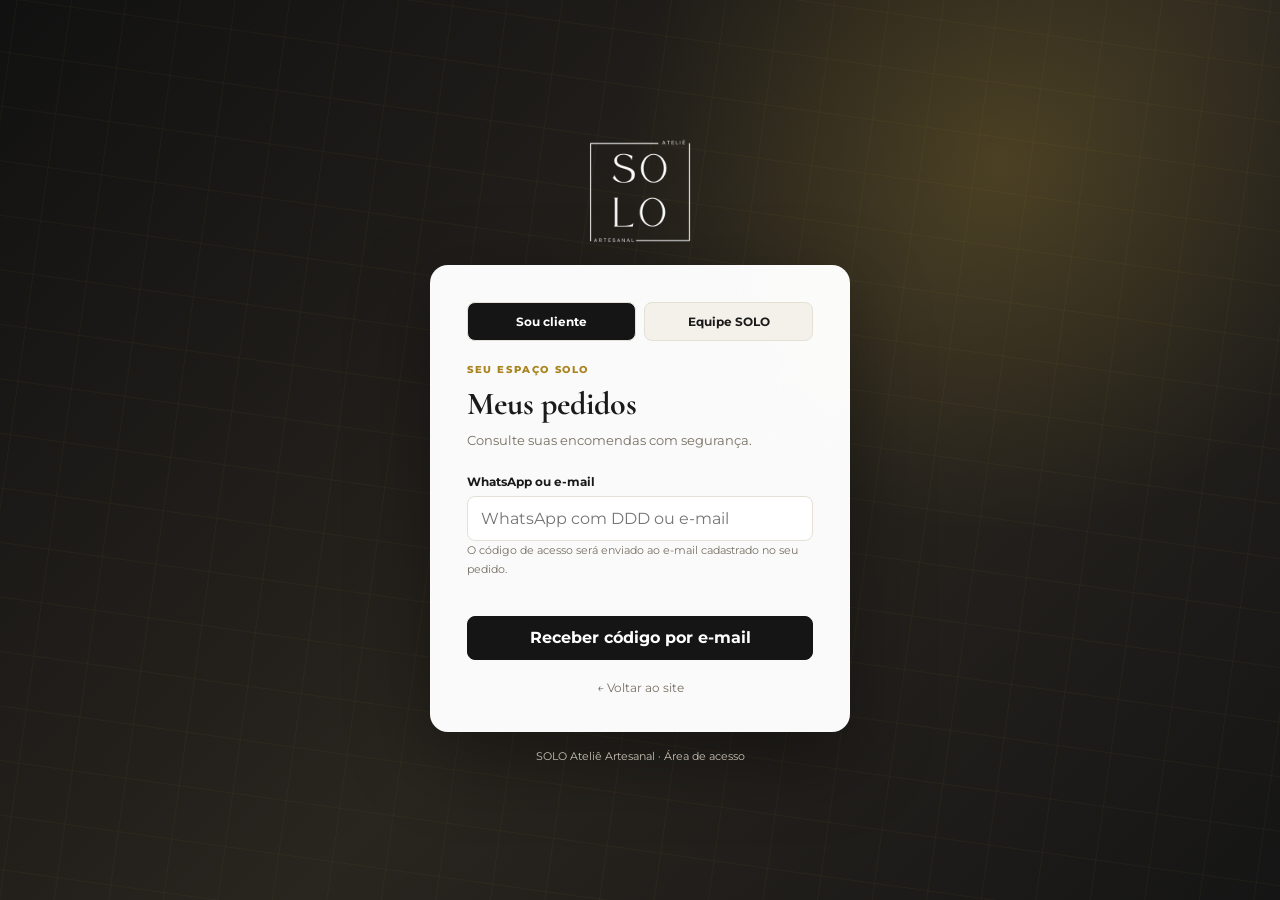
<file: login.html>
<!doctype html>
<html lang="pt-BR">
<head>
  <meta charset="utf-8">
  <meta name="viewport" content="width=device-width,initial-scale=1">
  <meta name="theme-color" content="#151515">
  <title>Acesso — SOLO</title>
  <link rel="icon" href="icofont.png">
  <link rel="preconnect" href="https://fonts.googleapis.com">
  <link href="https://fonts.googleapis.com/css2?family=Cormorant+Garamond:wght@600;700&family=Montserrat:wght@400;500;600;700&display=swap" rel="stylesheet">
  <link rel="stylesheet" href="assets/admin.css?v=20261119-orders">
  <script src="assets/config.js"></script>
  <script src="assets/loading.js" defer></script>
  <script src="assets/login.js?v=20261119-orders" defer></script>
  <script src="assets/customer-login.js?v=20261119-orders" defer></script>
</head>
<body>
  <main class="login-shell">
    <a class="login-brand" href="index.html"><img src="1.png" alt="SOLO Ateliê Artesanal"></a>
    <section class="login-card">
      <div class="login-modes" role="tablist" aria-label="Tipo de acesso"><button type="button" role="tab" id="mode-customer" aria-selected="true">Sou cliente</button><button type="button" role="tab" id="mode-team" aria-selected="false">Equipe SOLO</button></div>
      <p class="eyebrow">Seu espaço SOLO</p>
      <h1 id="login-title">Meus pedidos</h1>
      <p class="muted" id="login-description">Consulte suas encomendas com segurança.</p>
      <form id="customer-login-form">
        <label for="customer-identifier">WhatsApp ou e-mail</label><input id="customer-identifier" name="identifier" autocomplete="username" maxlength="254" placeholder="WhatsApp com DDD ou e-mail" required>
        <small class="helper">O código de acesso será enviado ao e-mail cadastrado no seu pedido.</small>
        <p class="notice" id="customer-notice" role="status"></p>
        <button class="button" id="customer-request" type="submit">Receber código por e-mail</button>
        <div id="customer-code-area" hidden><label for="customer-code">Código de 6 números</label><input id="customer-code" inputmode="numeric" autocomplete="one-time-code" pattern="[0-9]{6}" maxlength="6"><button class="button" id="customer-verify" type="button">Acessar meus pedidos</button><button id="customer-change" type="button">Alterar WhatsApp ou e-mail</button></div>
      </form>
      <form id="login-form" hidden>
        <label for="email">E-mail</label>
        <input id="email" name="email" type="email" autocomplete="username" required>
        <label for="password">Senha</label>
        <div class="password-field">
          <input id="password" name="password" type="password" autocomplete="current-password" required>
          <button class="password-toggle" type="button" data-password-toggle aria-label="Mostrar senha">◉</button>
        </div>
        <p class="notice" id="notice" role="status" aria-live="polite"></p>
        <button class="button" type="submit"><span>Entrar</span><span class="spinner" aria-hidden="true"></span></button>
      </form>
      <a class="back-link" href="index.html">← Voltar ao site</a>
    </section>
    <p class="login-foot">SOLO Ateliê Artesanal · Área de acesso</p>
  </main>
</body>
</html>
</file>
<file: assets/admin.css>
:root {
  --ink: #1a1a1a;
  --muted: #777064;
  --gold: #d4af37;
  --gold-dark: #a9841f;
  --paper: #f8f6f1;
  --line: #e5e0d6;
  --navy: #151515;
  --danger: #b42318;
  --success: #24714e;
}

* { box-sizing: border-box; }
body { margin: 0; min-height: 100vh; background: var(--paper); color: var(--ink); font-family: Montserrat, Arial, sans-serif; }
button, input, select, textarea { font: inherit; }
button { cursor: pointer; }
button:disabled { cursor: wait; opacity: .65; }
img { max-width: 100%; }
.solo-loading { position: fixed; inset: 0; z-index: 5000; display: grid; place-items: center; padding: 20px; background: rgba(0,0,0,.82); backdrop-filter: blur(5px); }
.solo-loading[hidden] { display: none; }
.solo-loading-card { width: min(430px, calc(100vw - 32px)); padding: 28px; border: 1px solid rgba(212,175,55,.45); border-radius: 16px; background: #111; color: white; text-align: center; box-shadow: 0 26px 90px rgba(0,0,0,.65); }
.solo-loading-kicker { margin: 0 0 8px; color: var(--gold); font-size: 10px; font-weight: 800; letter-spacing: .2em; }
.solo-loading-card h2 { margin: 0; font-size: 20px; }
.solo-loading-percent { margin: 20px 0 8px; color: var(--gold); font-size: 28px; font-weight: 800; }
.solo-loading-track { height: 7px; overflow: hidden; border-radius: 999px; background: #312b20; }
.solo-loading-track span { display: block; width: 0; height: 100%; border-radius: inherit; background: linear-gradient(90deg, #a9841f, #e2c45f, #d4af37); transition: width .16s ease; }
.solo-loading-wait { margin: 12px 0 0; color: #aaa199; font-size: 11px; }

.login-shell {
  position: relative;
  min-height: 100vh;
  display: grid;
  place-content: center;
  overflow: hidden;
  padding: 32px 20px;
  background:
    radial-gradient(circle at 78% 18%, rgba(212,175,55,.2), transparent 30%),
    linear-gradient(135deg, #111, #29251f 55%, #151515);
}
.login-shell::before {
  content: "";
  position: absolute;
  inset: -20%;
  opacity: .14;
  background-image: linear-gradient(rgba(212,175,55,.35) 1px, transparent 1px), linear-gradient(90deg, rgba(212,175,55,.35) 1px, transparent 1px);
  background-size: 54px 54px;
  transform: rotate(8deg);
}
.login-brand, .login-card, .login-foot { position: relative; z-index: 1; }
.login-brand { display: block; width: 110px; margin: 0 auto 18px; text-align: center; background: transparent; }
.login-brand img { display: block; width: 100%; height: auto; background: transparent; filter: brightness(0) invert(1); }
.login-card { width: min(420px, calc(100vw - 32px)); padding: 36px; border: 1px solid rgba(255,255,255,.18); border-radius: 18px; background: rgba(255,255,255,.98); box-shadow: 0 26px 80px rgba(0,0,0,.38); }
.eyebrow { margin: 0 0 10px; color: var(--gold-dark); font-size: 10px; font-weight: 800; letter-spacing: .16em; text-transform: uppercase; }
.login-card h1 { margin: 0; font: 700 32px/1.1 "Cormorant Garamond", Georgia, serif; }
.muted { margin: 8px 0 24px; color: var(--muted); font-size: 13px; line-height: 1.6; }
.login-card label, .field label { display: block; margin: 16px 0 7px; font-size: 12px; font-weight: 700; }
input, select, textarea { width: 100%; border: 1px solid var(--line); border-radius: 8px; outline: none; background: #fff; color: var(--ink); padding: 12px 13px; }
input:focus, select:focus, textarea:focus { border-color: var(--gold); box-shadow: 0 0 0 3px rgba(212,175,55,.14); }
.password-field { position: relative; }
.password-field input { padding-right: 54px; }
.password-toggle { position: absolute; right: 7px; top: 50%; transform: translateY(-50%); border: 0; border-radius: 6px; background: transparent; color: var(--muted); padding: 8px; }
.notice { min-height: 18px; margin: 10px 0 4px; color: var(--danger); font-size: 12px; }
.button { display: inline-flex; min-height: 44px; align-items: center; justify-content: center; gap: 9px; border: 1px solid var(--navy); border-radius: 8px; background: var(--navy); color: white; padding: 10px 17px; font-weight: 700; text-decoration: none; transition: .18s; }
.button:hover { border-color: var(--gold-dark); background: var(--gold-dark); }
.button-secondary { border-color: var(--line); background: #f2efe8; color: var(--ink); }
.login-card .button { width: 100%; margin-top: 5px; }
.back-link { display: block; margin-top: 20px; color: var(--muted); font-size: 12px; text-align: center; text-decoration: none; }
.login-foot { margin: 17px 0 0; color: #c8c0b5; font-size: 11px; text-align: center; }
.spinner { display: none; width: 15px; height: 15px; border: 2px solid rgba(255,255,255,.45); border-top-color: white; border-radius: 50%; animation: spin .7s linear infinite; }
.is-loading .spinner { display: inline-block; }
@keyframes spin { to { transform: rotate(360deg); } }

.panel-body { display: block; min-height: 100vh; position: relative; }
.sidebar {
  position: fixed;
  inset: 0 auto 0 -280px;
  z-index: 30;
  width: 260px;
  display: flex;
  flex-direction: column;
  padding: 18px 17px 20px;
  background: var(--navy);
  color: white;
  transition: left .24s cubic-bezier(0.16, 1, 0.3, 1), box-shadow .24s ease;
  box-shadow: none;
  overflow-y: auto;
}
.sidebar.open {
  left: 0;
  box-shadow: 12px 0 45px rgba(0, 0, 0, .45);
}
.sidebar-close {
  align-self: flex-end;
  border: 1px solid rgba(255, 255, 255, .25);
  background: transparent;
  color: white;
  border-radius: 7px;
  width: 32px;
  height: 32px;
  font-size: 22px;
  cursor: pointer;
  margin-bottom: 4px;
  display: flex;
  align-items: center;
  justify-content: center;
  line-height: 1;
  transition: border-color .15s, background-color .15s, color .15s;
}
.sidebar-close:hover {
  background: rgba(255, 255, 255, .12);
  border-color: var(--gold);
  color: var(--gold);
}
.sidebar-backdrop {
  position: fixed;
  inset: 0;
  background: rgba(15, 15, 15, .65);
  backdrop-filter: blur(2px);
  border: 0;
  z-index: 25;
  cursor: pointer;
}
.sidebar-backdrop[hidden] {
  display: none !important;
}
.sidebar-brand { display: block; width: 105px; margin: 0 auto 24px; background: transparent; }
.sidebar-brand img { display: block; width: 100%; height: auto; background: transparent; filter: brightness(0) invert(1); }
.side-label { margin: 0 0 12px; padding: 0 13px; color: #90877c; font-size: 9px; font-weight: 800; letter-spacing: .15em; }
.sidebar nav { display: grid; gap: 6px; }
.sidebar nav button, .side-bottom button { display: flex; align-items: center; gap: 12px; border: 0; border-radius: 8px; background: transparent; color: #cfc8bd; padding: 12px; text-align: left; }
.sidebar nav button:hover, .sidebar nav button.active { background: #2b2925; color: white; }
.sidebar nav button.active { box-shadow: inset 3px 0 var(--gold); }
.side-bottom { margin-top: auto; border-top: 1px solid rgba(255,255,255,.12); padding-top: 18px; }
.side-bottom small { display: block; margin-top: 8px; color: #90877c; font-size: 10px; }
.panel-main { min-width: 0; width: 100%; margin-left: 0; padding: 0 36px 50px; }
.topbar { display: flex; height: 105px; align-items: center; border-bottom: 1px solid var(--line); margin-bottom: 28px; gap: 16px; }
.topbar > div:first-of-type { margin-right: auto; }
.topbar h1 { margin: 0; font: 700 26px/1.1 "Cormorant Garamond", Georgia, serif; }
.topbar .eyebrow { color: var(--muted); margin-bottom: 5px; }
.user-menu, .account-trigger { display: flex; align-items: center; gap: 10px; }
.account-trigger { border: 0; background: transparent; text-align: left; color: var(--ink); }
.account-label b, .account-label small { display: block; max-width: 180px; overflow: hidden; text-overflow: ellipsis; white-space: nowrap; }
.account-label small { margin-top: 3px; color: var(--muted); font-size: 10px; }
.avatar { display: grid; width: 38px; height: 38px; place-items: center; overflow: hidden; flex: none; border-radius: 50%; background: #eee6d1; color: #7f641b; font-weight: 800; }
.avatar img { width: 100%; height: 100%; object-fit: cover; }
.logout { border: 1px solid var(--line); border-radius: 7px; background: white; color: var(--ink); padding: 9px 12px; }
.mobile-menu {
  display: inline-flex;
  align-items: center;
  justify-content: center;
  flex: none;
  background: white;
  border: 1px solid var(--line);
  border-radius: 8px;
  width: 42px;
  height: 42px;
  font-size: 21px;
  cursor: pointer;
  color: var(--ink);
  transition: border-color .15s, background-color .15s, transform .15s, color .15s;
}
.mobile-menu:hover {
  background: #fbfaf7;
  border-color: var(--gold-dark);
  color: var(--gold-dark);
}
.mobile-menu:active {
  transform: scale(.96);
}
body.menu-open {
  overflow: hidden;
}
.workspace-state { padding: 80px 20px; color: var(--muted); text-align: center; }
.welcome, .content-card, .stat { border: 1px solid var(--line); border-radius: 12px; background: white; }
.welcome { display: flex; align-items: center; gap: 16px; margin-bottom: 20px; padding: 26px; background: linear-gradient(115deg, #171717, #3a3327); color: white; }
.welcome h2 { margin: 0 0 5px; font-size: 23px; }
.welcome p { margin: 0; color: #d8d0c2; font-size: 13px; }
.welcome .avatar { width: 62px; height: 62px; border: 2px solid rgba(255,255,255,.25); }
.stats { display: grid; grid-template-columns: repeat(3, minmax(0, 1fr)); gap: 14px; margin-bottom: 20px; }
.stat { padding: 19px; }
.stat span { color: var(--muted); font-size: 11px; }
.stat strong { display: block; margin-top: 12px; font-size: 28px; }
.content-card { margin-bottom: 18px; padding: 22px; }
.card-head { display: flex; align-items: center; justify-content: space-between; gap: 14px; margin-bottom: 18px; }
.card-head h2 { margin: 0; font-size: 18px; }
.card-head p { margin: 5px 0 0; color: var(--muted); font-size: 11px; }
.editor { display: grid; grid-template-columns: 1fr 1fr; gap: 0 16px; }
.field.full, .form-actions { grid-column: 1/-1; }
.form-actions { display: flex; justify-content: flex-end; gap: 9px; border-top: 1px solid var(--line); margin-top: 20px; padding-top: 17px; }
.helper { color: var(--muted); font-size: 11px; }
.toolbar input { max-width: 270px; padding: 10px 12px; }
.data-table-wrap { overflow: auto; }
.data-table { width: 100%; min-width: 620px; border-collapse: collapse; }
.data-table th, .data-table td { border-bottom: 1px solid #eee9e1; padding: 12px; text-align: left; }
.data-table th { color: var(--muted); background: #fbfaf7; font-size: 10px; letter-spacing: .06em; text-transform: uppercase; }
.data-table td { font-size: 12px; }
.user-cell { display: inline-flex; align-items: center; gap: 9px; }
.badge { border-radius: 20px; background: #e8f5ee; color: var(--success); padding: 5px 8px; font-size: 10px; }
.badge.inactive { background: #fff0ef; color: var(--danger); }
.row-actions { display: flex; gap: 7px; }
.tiny-button { border: 1px solid var(--line); border-radius: 6px; background: white; color: var(--ink); padding: 6px 8px; font-size: 11px; }
.tiny-button.danger { color: var(--danger); }
.tiny-button.whatsapp { color: #128c7e; text-decoration: none; display: inline-flex; align-items: center; gap: 5px; font-weight: 500; border-color: #c2ebd5; }
.tiny-button.whatsapp svg { flex-shrink: 0; }
.tiny-button.whatsapp:hover { border-color: #25d366; background: #f2fbf6; color: #075e54; }
.whatsapp-cell-link { display: inline-flex; align-items: center; gap: 6px; color: var(--ink); text-decoration: none; font-weight: 500; }
.whatsapp-cell-link svg { color: #25d366; flex-shrink: 0; }
.whatsapp-cell-link:hover { color: #128c7e; text-decoration: underline; }
.tiny-button:disabled { color: #a7a09a; background: #f3f1ed; cursor: not-allowed; opacity: .7; }
.users-tabs { display: flex; gap: 5px; width: fit-content; max-width: 100%; margin-bottom: 12px; padding: 5px; border: 1px solid var(--line); border-radius: 10px; background: #ece8df; }
.users-tab { border: 0; border-radius: 7px; background: transparent; color: var(--muted); padding: 10px 16px; font-size: 12px; font-weight: 700; }
.users-tab.active { background: white; color: var(--ink); box-shadow: 0 2px 8px rgba(0,0,0,.08); }
.users-tab span { display: inline-grid; min-width: 20px; height: 20px; margin-left: 5px; place-items: center; border-radius: 50%; background: #eee6d1; color: #7f641b; font-size: 10px; }
.users-tab-panel[hidden] { display: none; }
.finance-summary { display: grid; grid-template-columns: repeat(3, minmax(0, 1fr)); gap: 12px; }
.finance-summary div { min-width: 0; padding: 8px 10px; border-right: 1px solid var(--line); }
.finance-summary div:last-child { border-right: 0; }
.finance-summary span, .table-subtext { display: block; color: var(--muted); font-size: 10px; }
.finance-summary strong { display: block; margin-top: 7px; font-size: 20px; }
.finance-table td { vertical-align: middle; }
.finance-pending { background: #fff4d8; color: #916b0f; }
.finance-tabs { overflow-x: auto; }
.finance-subtabs { margin-top: 4px; }
.finance-period, .toolbar.finance-filters { display: flex; align-items: end; gap: 10px; flex-wrap: wrap; }
.finance-period { justify-content: flex-end; margin-bottom: 14px; }
.finance-period label { min-width: 150px; color: var(--muted); font-size: 11px; font-weight: 700; }
.finance-period select { margin-top: 6px; }
.finance-filters input, .finance-filters select { width: auto; min-width: 120px; max-width: 220px; padding: 10px 12px; }
.finance-stats { grid-template-columns: repeat(3, minmax(0, 1fr)); }
.finance-stats .negative-value, .negative { color: var(--danger); }
.finance-chart-card { overflow: hidden; }
.finance-bars { display: grid; gap: 18px; }
.finance-bar-item { display: grid; gap: 7px; }
.finance-bar-label { display: flex; justify-content: space-between; gap: 16px; font-size: 12px; }
.finance-bar-track { height: 24px; overflow: hidden; border-radius: 999px; background: #f0ece4; }
.finance-bar { display: block; height: 100%; min-width: 0; border-radius: inherit; transition: width .3s ease; }
.finance-bar.received { background: linear-gradient(90deg, #24714e, #43a87b); }
.finance-bar.pending { background: linear-gradient(90deg, #d4af37, #e7ca70); }
.finance-bar.paid { background: linear-gradient(90deg, #8d6e63, #b68b77); }
.finance-bar.overdue { background: linear-gradient(90deg, #b42318, #d86961); }
.category-chart { display: grid; gap: 12px; }
.category-chart > div { display: grid; grid-template-columns: minmax(110px, .7fr) 2fr minmax(95px, auto); align-items: center; gap: 12px; font-size: 11px; }
.category-chart i { display: block; height: 10px; overflow: hidden; border-radius: 999px; background: #eeeae2; }
.category-chart i b { display: block; height: 100%; border-radius: inherit; background: var(--success); }
.category-chart i b.negative { background: var(--danger); }
.category-chart strong { text-align: right; }
.empty { padding: 30px; color: var(--muted); text-align: center; }
.toast { position: fixed; z-index: 20; right: 22px; bottom: 22px; max-width: 390px; border-radius: 9px; background: var(--navy); color: white; padding: 13px 17px; opacity: 0; pointer-events: none; transform: translateY(10px); transition: .2s; font-size: 12px; }
.toast.show { opacity: 1; transform: none; }
.toast.error { background: var(--danger); }

dialog { width: min(720px, calc(100vw - 24px)); max-height: 92vh; border: 1px solid var(--line); border-radius: 16px; padding: 0; color: var(--ink); box-shadow: 0 24px 80px rgba(0,0,0,.35); }
dialog::backdrop { background: rgba(0,0,0,.65); backdrop-filter: blur(3px); }
.dialog-form { padding: 26px; }
.dialog-heading { display: flex; justify-content: space-between; gap: 16px; }
.dialog-heading h2 { margin: 0 0 6px; font-size: 24px; }
.dialog-message { min-height: 20px; color: var(--gold-dark); font-size: 12px; }
.dialog-message.error { color: var(--danger); }
.profile-photo { display: flex; align-items: center; gap: 20px; border: 1px solid var(--line); border-radius: 12px; background: #faf8f3; margin: 16px 0; padding: 18px; }
.profile-photo .avatar { width: 86px; height: 86px; font-size: 28px; }
.profile-photo input { border: 0; padding: 0; }
.profile-grid { display: grid; grid-template-columns: 1fr 1fr; gap: 0 16px; }
.dialog-actions { display: flex; justify-content: flex-end; gap: 10px; border-top: 1px solid var(--line); margin-top: 22px; padding-top: 18px; }
#crop-area { margin-bottom: 18px; }
#crop-canvas { display: block; width: min(320px, 100%); aspect-ratio: 1; height: auto; margin: auto; border-radius: 12px; background: #eee; touch-action: none; }

@media (max-width: 760px) {
  .panel-main { padding: 0 16px 35px; }
  .topbar { height: 83px; margin-bottom: 18px; gap: 12px; }
  .mobile-menu { width: 38px; height: 38px; font-size: 19px; }
  .account-label { display: none; }
  .stats { grid-template-columns: 1fr; }
  .editor, .profile-grid { grid-template-columns: 1fr; }
  .field.full, .form-actions { grid-column: 1; }
  .card-head { align-items: flex-start; flex-direction: column; }
  .users-tabs { width: 100%; }
  .users-tab { flex: 1; padding-inline: 8px; }
  .finance-subtabs { width: 100%; }
  .finance-period { justify-content: stretch; }
  .finance-period label { flex: 1; min-width: 130px; }
  .finance-filters { width: 100%; align-items: stretch; }
  .finance-filters input, .finance-filters select { width: 100%; min-width: 100%; max-width: none; }
  .finance-stats { grid-template-columns: 1fr; }
  .category-chart > div { grid-template-columns: 1fr auto; }
  .category-chart i { grid-column: 1/-1; grid-row: 2; }
  .finance-summary { grid-template-columns: 1fr; gap: 0; }
  .finance-summary div { border-right: 0; border-bottom: 1px solid var(--line); padding: 11px 4px; }
  .finance-summary div:last-child { border-bottom: 0; }
  .finance-summary strong { font-size: 18px; }
  .finance-table { min-width: 760px; }
  .login-card { padding: 28px 24px; }
}

/* Configurações e seleção de usuários */
[hidden] { display:none !important; }
.settings-content { padding:24px; }
.settings-selector { display:flex; gap:10px; }
.settings-selector input { min-width:0; flex:1; }
.settings-selector button { display:grid; place-items:center; }
.access-modules { display:grid; grid-template-columns:repeat(auto-fit,minmax(240px,1fr)); gap:12px; margin:24px 0; }
.access-module { display:flex; align-items:flex-start; gap:12px; border:1px solid var(--line); border-radius:10px; padding:18px; cursor:pointer; }
.access-module input { width:18px; height:18px; flex:none; accent-color:#a37c40; margin-top:2px; }
.access-module small,.picker-user small { display:block; margin-top:6px; color:var(--muted); line-height:1.6; }
.user-picker { width:min(650px,calc(100% - 28px)); max-height:85vh; border:1px solid var(--line); border-radius:14px; padding:24px; }
.user-picker::backdrop { background:#0008; }
.picker-results { max-height:50vh; overflow:auto; margin-top:16px; }
.picker-user { display:flex; width:100%; align-items:center; justify-content:space-between; gap:12px; text-align:left; background:white; border:0; border-bottom:1px solid var(--line); padding:16px 4px; cursor:pointer; font:inherit; }
.picker-user:hover { background:#faf7f2; }
.picker-user span { overflow-wrap:anywhere; }
.button-drive { background: #1a73e8; border-color: #1557b0; color: white; text-decoration: none; padding: 10px 16px; border-radius: 8px; font-weight: 600; font-size: 13px; display: inline-flex; align-items: center; gap: 8px; transition: .2s; }
.button-drive:hover { background: #1557b0; border-color: #0d47a1; color: white; }
.settings-subtitle { margin: 0 0 8px; font-size: 16px; font-weight: 700; color: var(--ink); }
.infra-grid { display: grid; grid-template-columns: repeat(auto-fit, minmax(290px, 1fr)); gap: 16px; margin-top: 14px; }
.infra-card { border: 1px solid var(--line); border-radius: 10px; background: #fbfaf7; display: flex; flex-direction: column; overflow: hidden; }
.infra-card-header { display: flex; align-items: center; gap: 12px; padding: 16px 18px; background: white; border-bottom: 1px solid var(--line); }
.infra-icon { font-size: 22px; line-height: 1; }
.infra-card-header h4 { margin: 0 0 2px; font-size: 14px; font-weight: 700; }
.infra-card-header small { color: var(--muted); font-size: 11px; }
.infra-card-body { padding: 16px 18px; display: grid; gap: 12px; flex: 1; }
.infra-item label { display: block; font-size: 10px; font-weight: 800; letter-spacing: .06em; text-transform: uppercase; color: var(--muted); margin-bottom: 4px; }
.infra-item span, .infra-item a, .infra-item code { font-size: 12px; line-height: 1.5; word-break: break-all; }
.infra-item code { background: #eeeae1; padding: 2px 6px; border-radius: 4px; font-family: Consolas, monospace; }
.link-external { color: #1a73e8; text-decoration: none; font-weight: 600; }
.link-external:hover { text-decoration: underline; color: #1557b0; }
.infra-card-footer { padding: 12px 18px; background: white; border-top: 1px solid var(--line); text-align: right; }
@media(max-width:600px) { .settings-content { padding:16px; } .picker-user { align-items:flex-start; flex-direction:column; } .access-modules { grid-template-columns:1fr; } .infra-grid { grid-template-columns: 1fr; } }

.sidebar nav #registrations-toggle { width:100%; }
.nav-chevron { margin-left:auto; transition:transform .2s; }
[aria-expanded="true"] .nav-chevron { transform:rotate(180deg); }
.sidebar .nav-submenu { display:grid; gap:4px; padding:5px 0 4px 16px; }
.sidebar .nav-submenu button { font-size:13px; }
.sidebar { overflow-y:auto; }
.order-contact { display:block; font-size:10px; color:var(--muted); margin-top:5px; }
.order-detail { width:min(720px,calc(100% - 24px)); max-height:85vh; border:1px solid var(--line); border-radius:14px; padding:24px; }
.order-detail::backdrop { background:#0009; }
.order-message { white-space:pre-wrap; overflow-wrap:anywhere; font:13px/1.8 Montserrat,Arial,sans-serif; }
.customer-main { width:min(1180px,100%); margin:auto; padding:0 24px 40px; }
.customer-main .topbar { height:auto; min-height:100px; gap:16px; flex-wrap:wrap; padding:20px 0; }
.customer-main .welcome { margin-top:24px; }
.login-modes { display:flex; gap:8px; margin-bottom:22px; }
.login-modes button { flex:1; border:1px solid var(--line); border-radius:8px; padding:11px 8px; background:#f4f1ea; color:var(--ink); font-size:12px; font-weight:700; }
.login-modes button[aria-selected="true"] { background:var(--navy); color:#fff; }
#customer-code-area { margin-top:20px; }
#customer-login-form .helper { display:block; line-height:1.7; }
#customer-code-area input { letter-spacing:.35em; text-align:center; font-size:21px; }
#customer-change { margin-top:10px; width:100%; border:0; padding:10px; background:none; color:var(--muted); }

/* Dashboard Charts Grid */
.dashboard-charts-grid { display: grid; grid-template-columns: repeat(3, minmax(0, 1fr)); gap: 18px; margin-top: 18px; }
.dashboard-chart-card { display: flex; flex-direction: column; min-width: 0; margin-bottom: 0; }
.dashboard-chart-card .card-head { padding-bottom: 12px; border-bottom: 1px solid var(--line); margin-bottom: 14px; flex-wrap: wrap; gap: 8px; }
.dashboard-chart-card .card-head h2 { font-size: 16px; }
.card-filters { display: flex; gap: 6px; align-items: center; flex-wrap: wrap; }
.card-filters select { width: auto; padding: 6px 10px; font-size: 11px; border-radius: 6px; }
.dash-metric-pills { display: flex; gap: 8px; margin-bottom: 14px; flex-wrap: wrap; }
.dash-metric-pill { flex: 1; min-width: 80px; background: #fbfaf7; border: 1px solid var(--line); border-radius: 8px; padding: 8px 10px; }
.dash-metric-pill span { display: block; font-size: 9px; font-weight: 700; color: var(--muted); text-transform: uppercase; letter-spacing: .05em; }
.dash-metric-pill strong { display: block; font-size: 15px; margin-top: 3px; }
.dash-metric-pill.success strong { color: var(--success); }
.dash-metric-pill.danger strong { color: var(--danger); }
.dash-metric-pill.gold strong { color: var(--gold-dark); }
.dash-mini-columns { display: grid; grid-template-columns: repeat(12, minmax(0, 1fr)); gap: 4px; align-items: end; height: 115px; padding: 10px 0 0; border-bottom: 1px solid var(--line); margin-bottom: 10px; }
.dash-col-item { display: flex; flex-direction: column; align-items: center; height: 100%; justify-content: flex-end; gap: 4px; }
.dash-col-val { font-size: 9px; font-weight: 700; color: var(--muted); }
.dash-col-track { width: 100%; max-width: 16px; flex: 1; background: #f4f1ea; border-radius: 4px 4px 0 0; display: flex; align-items: flex-end; overflow: hidden; }
.dash-col-bar { width: 100%; border-radius: 4px 4px 0 0; transition: height .3s ease; }
.dash-col-bar.client { background: linear-gradient(180deg, #128c7e, #25d366); }
.dash-col-bar.order { background: linear-gradient(180deg, #a9841f, #d4af37); }
.dash-col-label { font-size: 9px; color: var(--muted); text-transform: uppercase; }
.dash-col-item.highlight .dash-col-track { background: #e6f7ef; }
.dash-col-item.highlight .dash-col-label { font-weight: 700; color: #128c7e; }
@media (max-width: 1080px) { .dashboard-charts-grid { grid-template-columns: 1fr; } }

/* Fotos dos Cards no Menu Site */
.card-photos-container { display: flex; align-items: center; gap: 12px; flex-wrap: wrap; margin: 8px 0; }
.card-photos-list { display: flex; gap: 10px; flex-wrap: wrap; }
.card-photo-item { position: relative; width: 90px; height: 68px; border-radius: 6px; overflow: hidden; border: 1px solid var(--line); background: #eee; }
.card-photo-item img { width: 100%; height: 100%; object-fit: cover; }
.card-photo-remove { position: absolute; top: 3px; right: 3px; width: 20px; height: 20px; border-radius: 50%; background: rgba(0,0,0,0.65); color: white; border: none; display: flex; align-items: center; justify-content: center; font-size: 13px; line-height: 1; cursor: pointer; }
.card-photo-remove:hover { background: var(--danger); }
.table-card-thumbs { display: flex; gap: 4px; }
.table-card-thumb { width: 42px; height: 32px; border-radius: 4px; object-fit: cover; border: 1px solid var(--line); background: #f0ece4; }

/* Cadastro de Produtos e Margem de Lucro */
.margin-preview-pills { display: flex; gap: 10px; flex-wrap: wrap; margin-top: 10px; }
.product-photo-row { display: flex; align-items: center; gap: 14px; margin-top: 8px; flex-wrap: wrap; }
.product-photo-thumb { width: 72px; height: 72px; border-radius: 8px; object-fit: cover; border: 1px solid var(--line); background: #eee; }
.table-product-thumb { width: 44px; height: 44px; border-radius: 6px; object-fit: cover; border: 1px solid var(--line); background: #f0ece4; }
.badge.gold { background: #fff8e1; color: #a9841f; }
/* Composição dos kits */
.kit-add{display:flex;gap:10px}.kit-add select{flex:1;min-width:0}.kit-line{display:grid;grid-template-columns:minmax(180px,2fr) minmax(90px,1fr) minmax(130px,1fr) minmax(130px,1fr) auto;align-items:center;gap:14px;padding:16px 0;border-bottom:1px solid var(--line)}.kit-line-name small,.kit-line-values small{display:block;color:var(--muted);font-size:11px;line-height:1.6;margin-top:4px}.kit-line .field{margin:0}.kit-line-values strong{display:block;font-size:12px;margin-top:5px}.kit-totals{display:grid;grid-template-columns:repeat(4,1fr);gap:12px}.kit-error{color:var(--danger);font-size:12px}.kit-photo-preview,.kit-photo-placeholder{width:135px;height:105px;border-radius:8px;object-fit:cover;border:1px solid var(--line)}.kit-photo-placeholder{display:grid;place-items:center;background:#f3f0e9;font-size:32px;color:#b29a65}.kit-record-title{display:flex;align-items:center;gap:10px}.kit-print-dialog{width:96vw;max-width:1200px;height:94vh;border:0;border-radius:12px;padding:0;overflow:hidden}.kit-print-dialog::backdrop{background:#0009}.kit-print-toolbar{display:flex;align-items:center;justify-content:space-between;padding:14px 20px;background:white;border-bottom:1px solid #ddd;gap:12px}.kit-print-dialog iframe{width:100%;height:calc(100% - 76px);border:0;background:#eee}.kit-totals+.helper{display:block;line-height:1.7;margin-top:12px}@media(max-width:900px){.kit-line{grid-template-columns:1fr 1fr}.kit-line-name{grid-column:1/-1}.kit-line-values{grid-column:1}.kit-totals{grid-template-columns:1fr 1fr}}@media(max-width:520px){.kit-add{flex-direction:column}.kit-print-toolbar{flex-direction:column;align-items:stretch}.kit-print-dialog iframe{height:calc(100% - 110px)}}
/* Indicadores e atalhos da visão geral */
.dashboard-stats{grid-template-columns:repeat(4,minmax(0,1fr))}.dashboard-stat{text-align:left;background:white;color:var(--ink);border:1px solid var(--line);border-radius:12px;font:inherit;position:relative;min-height:148px;cursor:pointer;transition:border-color .15s,transform .15s}.dashboard-stat:hover:not(:disabled){border-color:#b79d60;transform:translateY(-2px)}.dashboard-stat:disabled{cursor:default;opacity:1}.dashboard-stat .stat-icon{float:right;display:grid;place-items:center;width:36px;height:36px;border-radius:10px;background:#f3efe5;color:#a38640;font-size:23px}.dashboard-stat small{display:block;margin-top:8px;color:var(--muted);font-size:10px}.kit-add .settings-selector{flex:1;min-width:0}.product-export-actions{display:flex;gap:8px;flex-wrap:wrap;align-items:center}.export-dialog{width:96vw;max-width:1280px;height:94vh;border:0;border-radius:12px;padding:0;overflow:hidden}.export-dialog::backdrop{background:#0009}.export-dialog iframe{width:100%;height:calc(100% - 76px);border:0}.export-toolbar{display:flex;align-items:center;justify-content:space-between;padding:14px 20px;gap:12px}@media(max-width:1050px){.dashboard-stats{grid-template-columns:repeat(2,minmax(0,1fr))}}@media(max-width:550px){.dashboard-stats{grid-template-columns:1fr}.export-toolbar{flex-direction:column}.export-dialog iframe{height:calc(100% - 110px)}}
.supplier-stars{display:flex;align-items:center;gap:2px;white-space:nowrap}.supplier-stars .star-button{border:0;background:none;padding:2px;color:#d7d2c8;font-size:24px;line-height:1;cursor:pointer}.supplier-stars .star-button.selected{color:#bd941d}.supplier-stars .star-button:hover,.supplier-stars .star-button:focus-visible{color:#bd941d;outline:1px solid #bd941d;border-radius:4px}.supplier-stars small{font-size:10px;color:var(--muted);margin-left:5px}.live-panel-bar{display:flex;align-items:center;gap:12px;flex-wrap:wrap;border:1px solid var(--line);background:white;border-radius:10px;margin:0 0 18px;padding:12px 16px;font-size:12px}.live-panel-bar[hidden]{display:none}.live-indicator{width:8px;height:8px;background:#2e8b66;border-radius:50%}.new-orders-dialog{width:min(850px,94vw);max-height:88vh;border:1px solid #bd9d52;border-radius:16px;padding:25px}.new-orders-dialog::backdrop{background:#0009}.new-order-card{border:1px solid var(--line);border-left:4px solid var(--gold-dark);border-radius:8px;padding:18px;margin-top:12px}.new-order-card>div{display:flex;justify-content:space-between;gap:12px}.new-order-card h3{margin:0}.new-order-card p,.new-order-card li{font-size:13px;line-height:1.7}.new-order-card pre{white-space:pre-wrap;font:12px/1.6 Arial,sans-serif}.new-order-card details{font-size:12px;color:var(--muted)}

/* Ampliação das fotos nos registros de produtos e kits */
.photo-preview-button{display:inline-flex;flex-shrink:0;padding:0;border:0;border-radius:8px;background:transparent;cursor:zoom-in}.photo-preview-button[hidden]{display:none}.photo-preview-button:focus-visible{outline:3px solid var(--gold-dark);outline-offset:3px}.photo-preview-button .table-product-thumb{display:block}.photo-viewer{box-sizing:border-box;width:min(1000px,94vw);max-height:92vh;max-height:92dvh;margin:auto;padding:18px;border:1px solid var(--line);border-radius:14px;background:#fff;color:var(--ink);box-shadow:0 24px 80px #0005}.photo-viewer::backdrop{background:#000b}.photo-viewer-toolbar{display:flex;align-items:center;justify-content:space-between;gap:16px;margin-bottom:16px}.photo-viewer-toolbar h2{font-size:18px;margin:0;overflow-wrap:anywhere}.photo-viewer-toolbar button{flex-shrink:0}.photo-viewer-content{display:flex;align-items:center;justify-content:center;min-height:120px}.photo-viewer-content img{display:block;max-width:100%;max-height:72vh;max-height:72dvh;object-fit:contain;border-radius:8px}.photo-viewer-content img[hidden]{display:none}

/* Ações de relatórios com cores próprias nas listas de cadastros */
:is(#products-print,#kits-print,#suppliers-print){--report-color:#215ca4;--report-hover:#18477f;--report-shadow:#215ca429}
:is(#products-excel,#kits-excel,#suppliers-excel){--report-color:#187449;--report-hover:#105635;--report-shadow:#18744929}
.product-export-actions :is(#products-print,#kits-print,#suppliers-print,#products-excel,#kits-excel,#suppliers-excel){background:var(--report-color);border:1px solid var(--report-color);color:#fff;font-weight:700;padding:10px 14px;min-height:40px;box-shadow:0 3px 8px var(--report-shadow);transition:background .15s,border-color .15s,box-shadow .15s}
.product-export-actions :is(#products-print,#kits-print,#suppliers-print,#products-excel,#kits-excel,#suppliers-excel):hover:not(:disabled){background:var(--report-hover);border-color:var(--report-hover);box-shadow:0 4px 12px var(--report-shadow)}
.product-export-actions :is(#products-print,#kits-print,#suppliers-print,#products-excel,#kits-excel,#suppliers-excel):focus-visible{outline:3px solid var(--report-color);outline-offset:3px}
.product-export-actions :is(#products-print,#kits-print,#suppliers-print,#products-excel,#kits-excel,#suppliers-excel):disabled{opacity:.6;cursor:wait;box-shadow:none}
</file>
